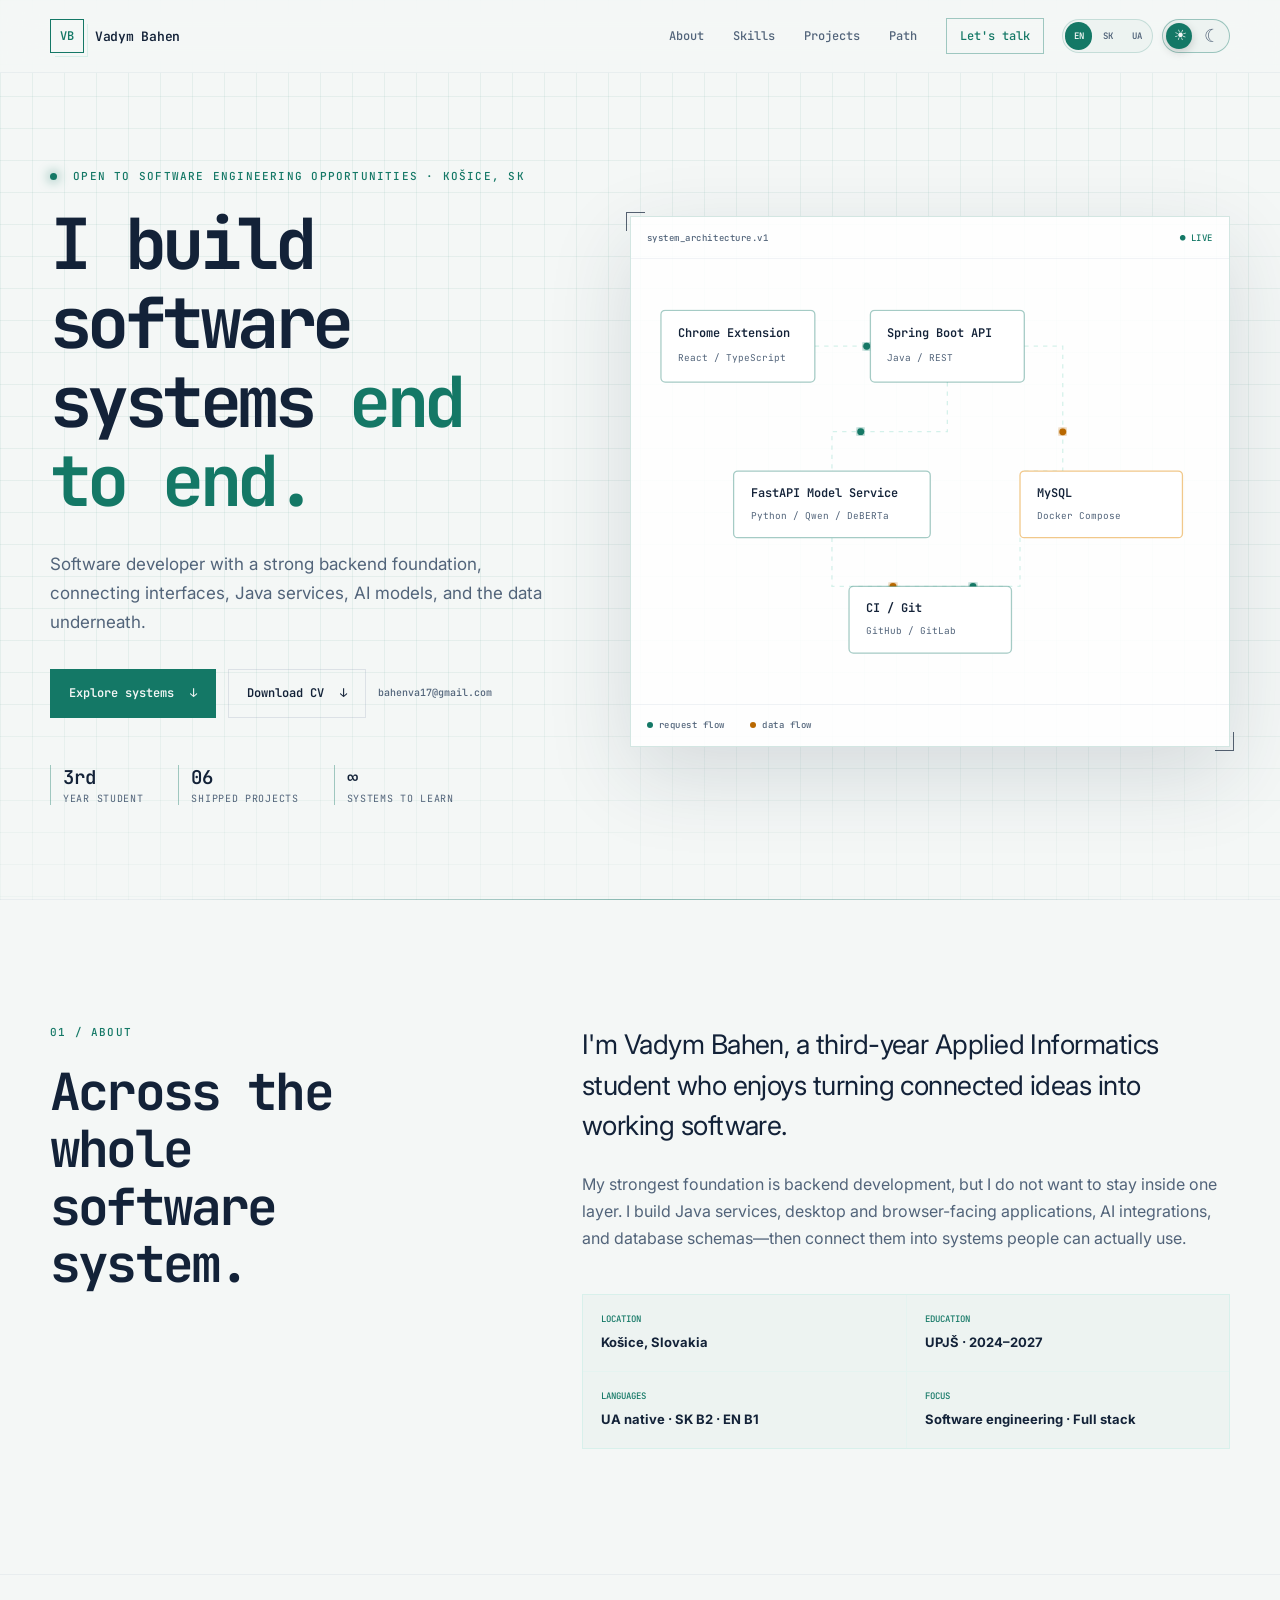
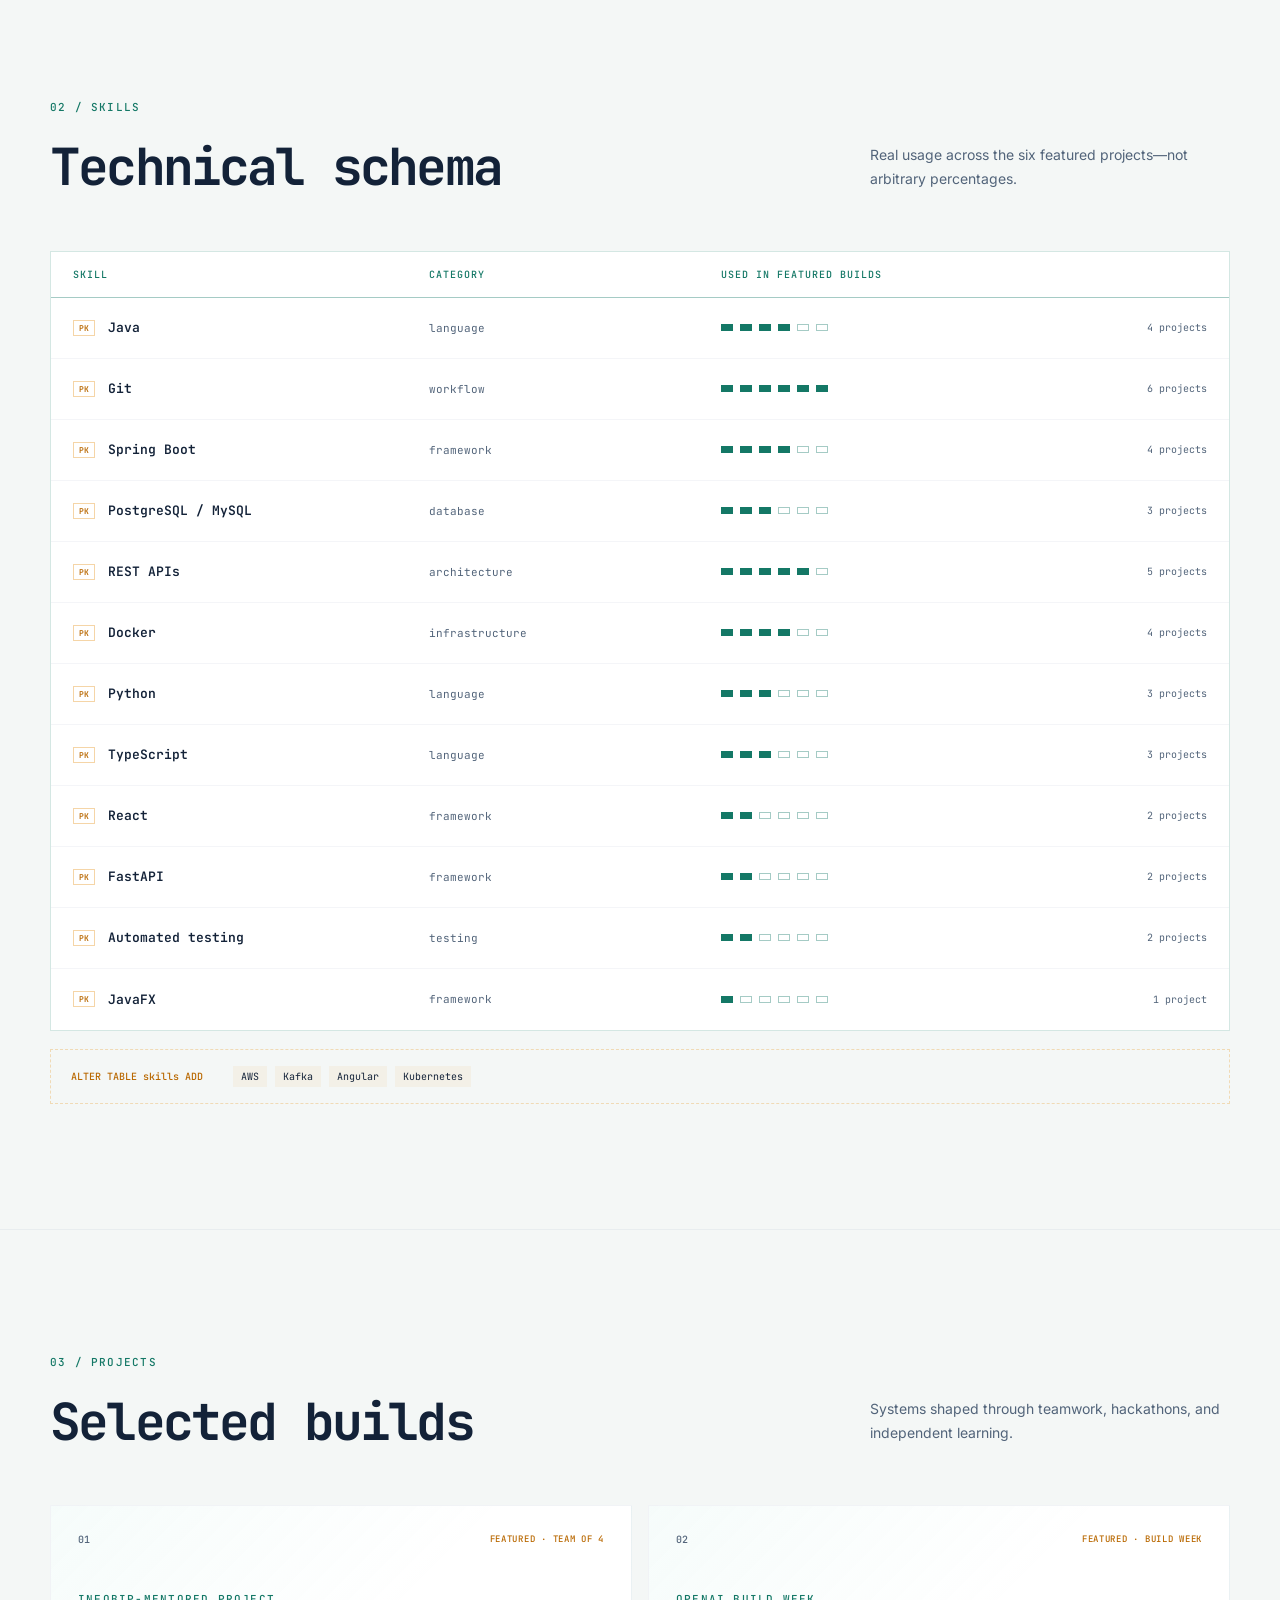
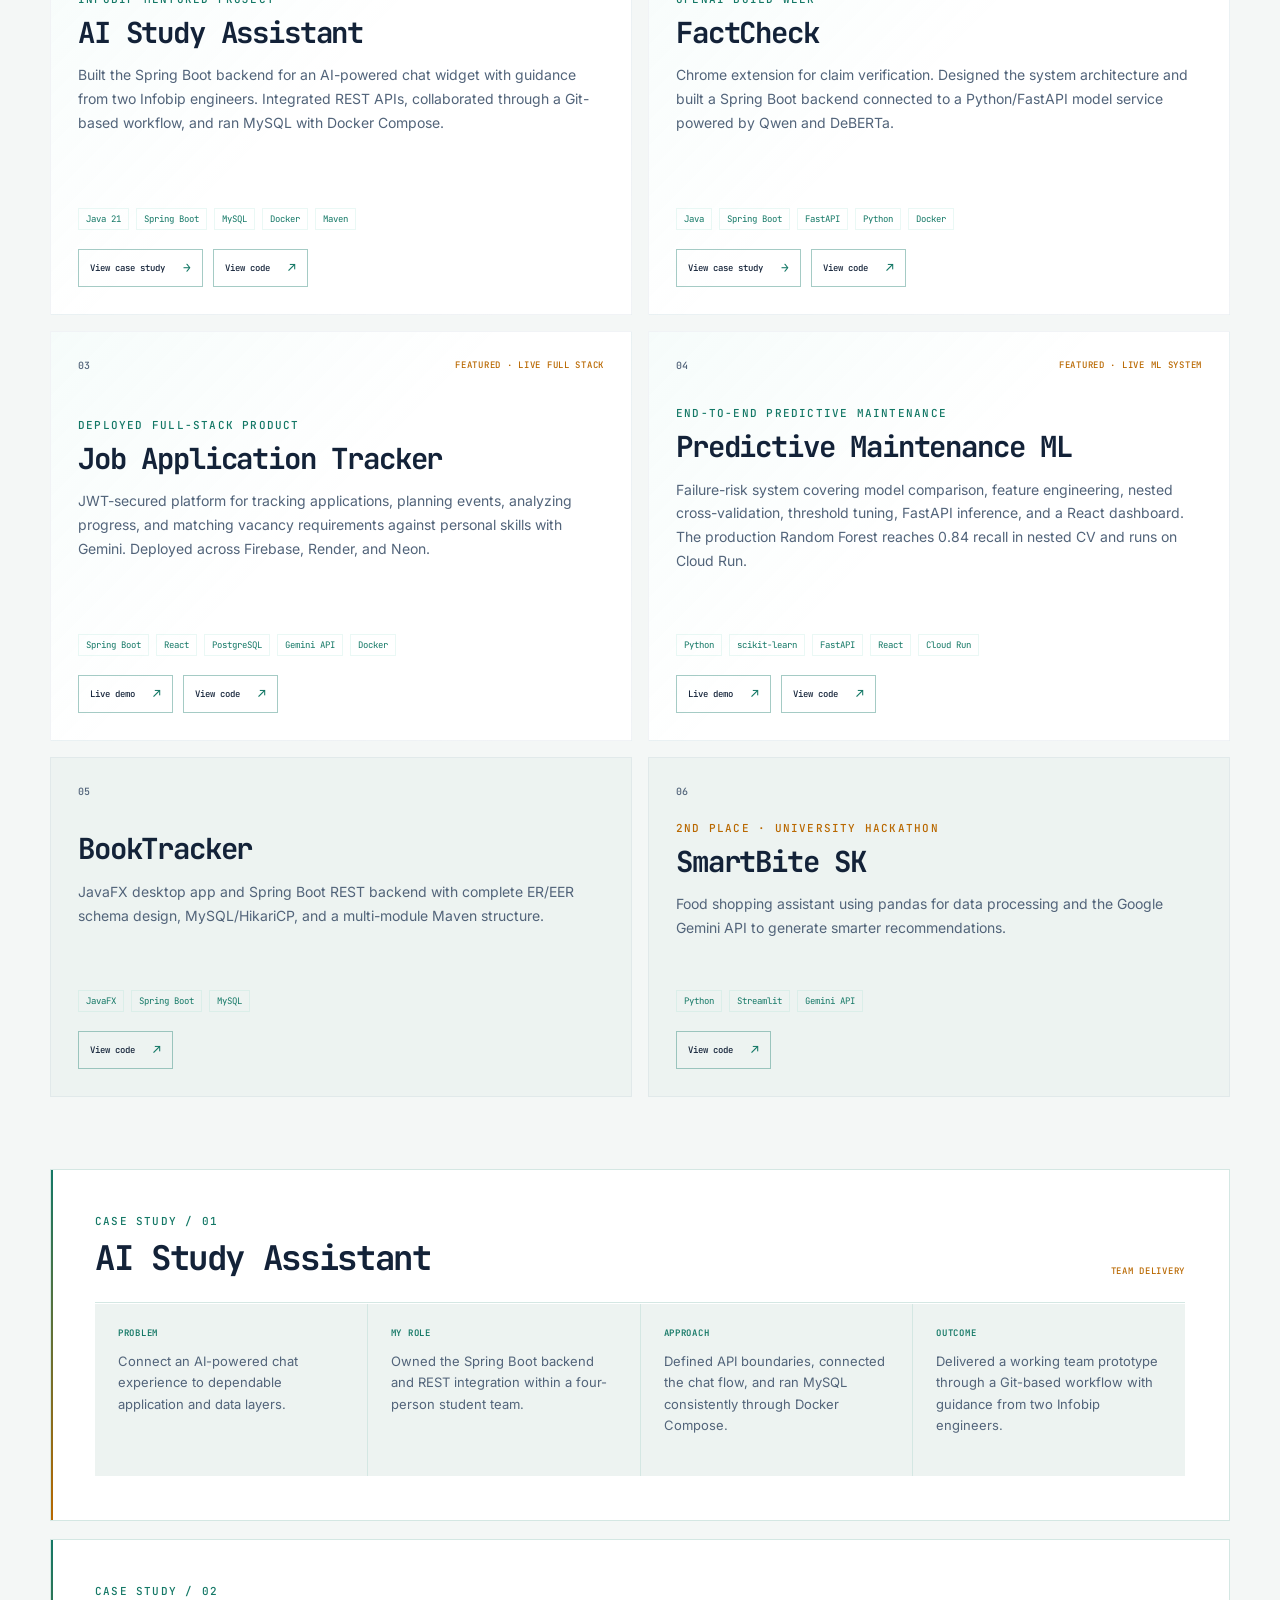
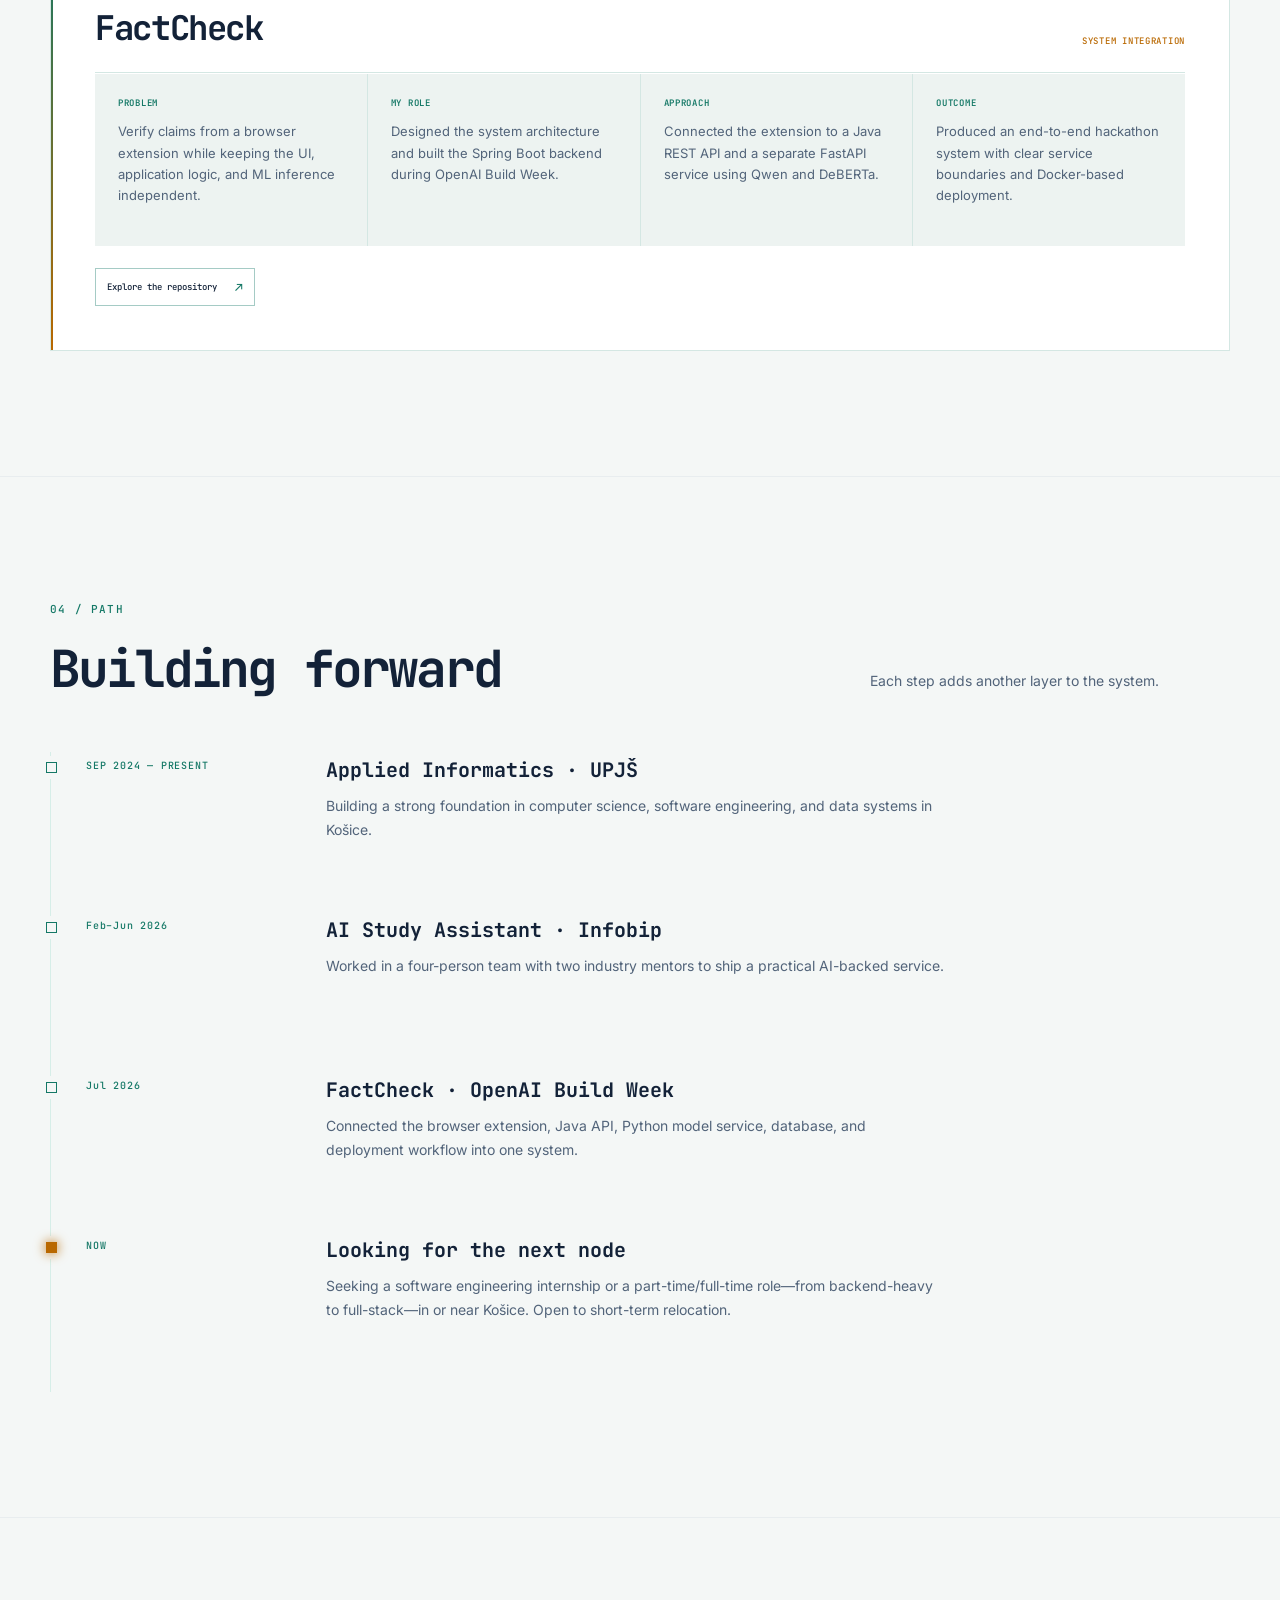
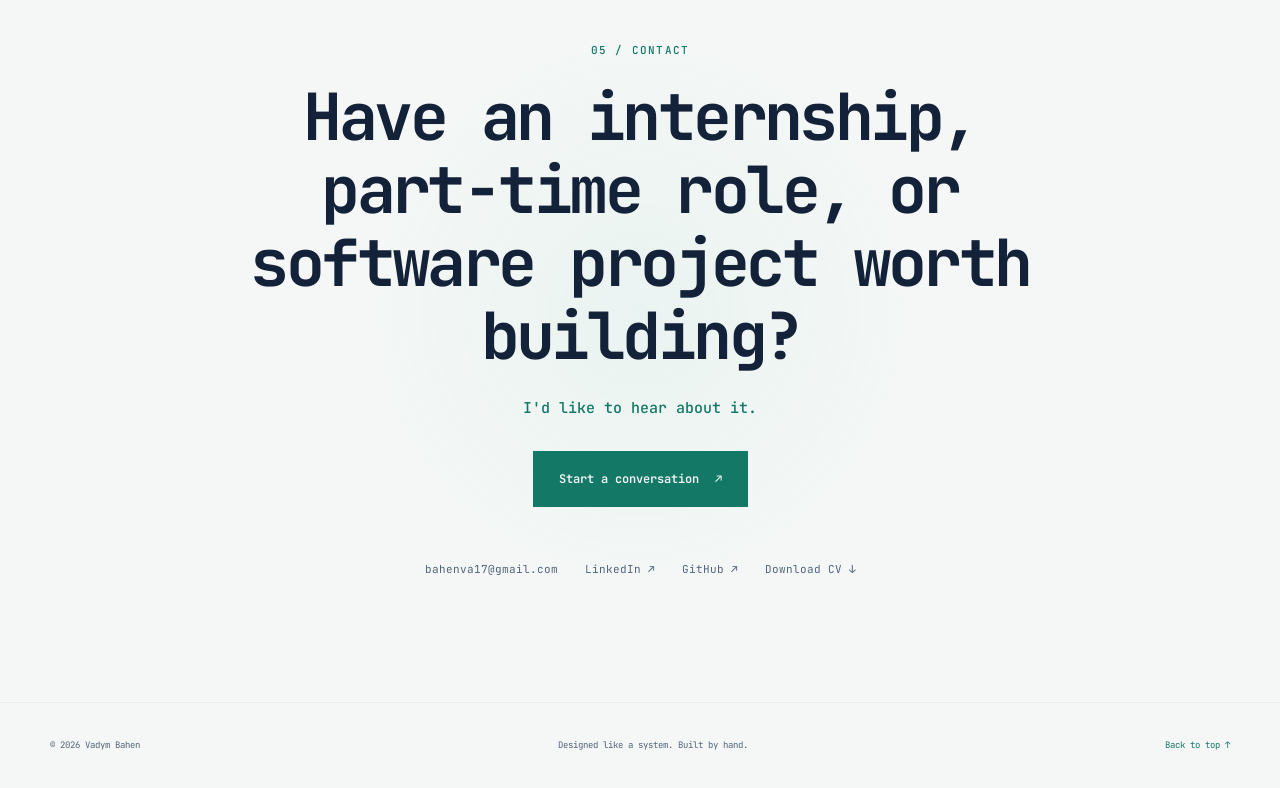
<file: index.html>
<!doctype html>
<html lang="en">
<head>
  <meta charset="UTF-8">
  <meta name="viewport" content="width=device-width, initial-scale=1">
  <meta name="description" content="Vadym Bahen — software developer building connected products from interface to infrastructure.">
  <meta name="author" content="Vadym Bahen">
  <meta name="application-name" content="Vadym Bahen">
  <meta name="theme-color" content="#0B1220">
  <meta property="og:type" content="website">
  <meta property="og:site_name" content="Vadym Bahen">
  <meta property="og:title" content="Vadym Bahen — Software Developer">
  <meta property="og:description" content="From interface to infrastructure. Explore my software projects, architecture work, and technical path.">
  <meta property="og:url" content="https://vadymbahen.pages.dev/">
  <meta property="og:image" content="https://vadymbahen.pages.dev/assets/og.png">
  <meta property="og:image:width" content="1200">
  <meta property="og:image:height" content="630">
  <meta property="og:locale" content="en_US">
  <meta property="og:locale:alternate" content="sk_SK">
  <meta property="og:locale:alternate" content="uk_UA">
  <meta name="twitter:card" content="summary_large_image">
  <meta name="twitter:title" content="Vadym Bahen — Software Developer">
  <meta name="twitter:description" content="From interface to infrastructure.">
  <meta name="twitter:image" content="https://vadymbahen.pages.dev/assets/og.png">
  <link rel="canonical" href="https://vadymbahen.pages.dev/">
  <link rel="alternate" hreflang="en" href="https://vadymbahen.pages.dev/">
  <link rel="alternate" hreflang="sk" href="https://vadymbahen.pages.dev/sk/">
  <link rel="alternate" hreflang="uk" href="https://vadymbahen.pages.dev/uk/">
  <link rel="alternate" hreflang="x-default" href="https://vadymbahen.pages.dev/">
  <title>Vadym Bahen — Software Developer</title>
  <script type="application/ld+json">
    {
      "@context": "https://schema.org",
      "@type": "WebSite",
      "name": "Vadym Bahen",
      "alternateName": "Vadym Bahen Portfolio",
      "url": "https://vadymbahen.pages.dev/"
    }
  </script>
  <script>
    (() => {
      const systemTheme = window.matchMedia("(prefers-color-scheme: light)").matches ? "light" : "dark";
      const requestedLocale = new URLSearchParams(window.location.search).get("lang");
      const pathLocale = window.location.pathname.split("/").filter(Boolean)[0];
      document.documentElement.lang = ["sk", "uk"].includes(requestedLocale)
        ? requestedLocale
        : (["sk", "uk"].includes(pathLocale) ? pathLocale : "en");
      try {
        document.documentElement.dataset.theme = localStorage.getItem("portfolio-theme") || systemTheme;
      } catch {
        document.documentElement.dataset.theme = systemTheme;
      }
    })();
  </script>
  <link rel="preconnect" href="https://fonts.googleapis.com">
  <link rel="preconnect" href="https://fonts.gstatic.com" crossorigin>
  <link href="https://fonts.googleapis.com/css2?family=Inter:wght@400;500;600;700&family=JetBrains+Mono:wght@400;500;600;700&display=swap" rel="stylesheet">
  <link rel="icon" href="/assets/favicon.svg" type="image/svg+xml" sizes="any">
  <link rel="stylesheet" href="styles/style.css">
  <script src="localization.js" defer></script>
  <script src="script.js" defer></script>
</head>
<body id="top">
  <a class="skip-link" href="#main">Skip to content</a>
  <header class="site-header">
    <nav class="nav shell" aria-label="Primary navigation">
      <a class="brand" href="#top" aria-label="Vadym Bahen, home">
        <span class="brand-mark">VB</span><span>Vadym Bahen</span>
      </a>
      <div class="nav-links" id="nav-links">
        <a href="#about">About</a>
        <a href="#skills">Skills</a>
        <a href="#projects">Projects</a>
        <a href="#path">Path</a>
        <a class="nav-cta" href="#contact">Let's talk</a>
      </div>
      <div class="nav-actions">
        <div class="language-switcher" role="group" aria-label="Language">
          <a href="https://vadymbahen.pages.dev/" hreflang="en" lang="en" data-lang="en">EN</a>
          <a href="https://vadymbahen.pages.dev/sk/" hreflang="sk" lang="sk" data-lang="sk">SK</a>
          <a href="https://vadymbahen.pages.dev/uk/" hreflang="uk" lang="uk" data-lang="uk">UA</a>
        </div>
        <button class="theme-toggle" type="button" aria-label="Switch to light theme" aria-pressed="false" title="Switch color theme">
          <span class="theme-icon theme-sun" aria-hidden="true">☀</span>
          <span class="theme-icon theme-moon" aria-hidden="true">☾</span>
          <span class="theme-thumb" aria-hidden="true"></span>
        </button>
        <button class="menu-button" type="button" aria-expanded="false" aria-controls="nav-links">
          <span class="sr-only">Toggle navigation</span>
          <span></span><span></span><span></span>
        </button>
      </div>
    </nav>
  </header>

  <main id="main">
    <section class="hero">
      <div class="shell hero-grid">
        <div class="hero-copy">
          <p class="eyebrow"><span class="status-dot"></span> Open to software engineering opportunities · Košice, SK</p>
          <h1>I build software systems <span>end to end.</span></h1>
          <p class="hero-lede">Software developer with a strong backend foundation, connecting interfaces, Java services, AI models, and the data underneath.</p>
          <div class="hero-actions">
            <a class="button primary" href="#projects">Explore systems <span aria-hidden="true">↓</span></a>
            <a class="button secondary" href="output/pdf/Vadym_Bahen_CV.pdf" download>Download CV <span aria-hidden="true">↓</span></a>
            <a class="hero-email" href="mailto:bahenva17@gmail.com">bahenva17@gmail.com</a>
          </div>
          <dl class="hero-stats">
            <div><dt>3rd</dt><dd>year student</dd></div>
            <div><dt>06</dt><dd>shipped projects</dd></div>
            <div><dt>∞</dt><dd>systems to learn</dd></div>
          </dl>
        </div>

        <div class="architecture" aria-label="Architecture diagram connecting a Chrome extension to backend, AI, database, and CI services">
          <div class="diagram-topbar"><span>system_architecture.v1</span><span class="live">● LIVE</span></div>
          <svg viewBox="0 0 700 520" role="img" aria-labelledby="diagram-title diagram-desc">
            <title id="diagram-title">FactCheck system architecture</title>
            <desc id="diagram-desc">Chrome Extension connects to Spring Boot API, which branches to a FastAPI model service and MySQL, followed by CI and Git.</desc>
            <defs>
              <filter id="glow"><feGaussianBlur stdDeviation="3" result="blur"/><feMerge><feMergeNode in="blur"/><feMergeNode in="SourceGraphic"/></feMerge></filter>
            </defs>
            <g class="connectors">
              <path id="p1" d="M215 102 H280"/>
              <path id="p2" d="M460 102 H505 V248 H455"/>
              <path id="p3" d="M370 144 V202 H235 V248"/>
              <path id="p4" d="M235 326 V383 H350"/>
              <path id="p5" d="M455 326 V383 H350"/>
              <circle class="flow mint" r="4"><animateMotion dur="2s" repeatCount="indefinite"><mpath href="#p1"/></animateMotion></circle>
              <circle class="flow amber" r="4"><animateMotion dur="3.1s" repeatCount="indefinite"><mpath href="#p2"/></animateMotion></circle>
              <circle class="flow mint" r="4"><animateMotion dur="2.8s" repeatCount="indefinite"><mpath href="#p3"/></animateMotion></circle>
              <circle class="flow amber" r="4"><animateMotion dur="2.5s" repeatCount="indefinite"><mpath href="#p4"/></animateMotion></circle>
              <circle class="flow mint" r="4"><animateMotion dur="2.7s" repeatCount="indefinite"><mpath href="#p5"/></animateMotion></circle>
            </g>
            <g class="node n1">
              <rect x="35" y="60" width="180" height="84" rx="5"/><text x="55" y="91" class="node-title">Chrome Extension</text><text x="55" y="119" class="node-meta">React / TypeScript</text>
            </g>
            <g class="node n2">
              <rect x="280" y="60" width="180" height="84" rx="5"/><text x="300" y="91" class="node-title">Spring Boot API</text><text x="300" y="119" class="node-meta">Java / REST</text>
            </g>
            <g class="node n3">
              <rect x="120" y="248" width="230" height="78" rx="5"/><text x="140" y="278" class="node-title">FastAPI Model Service</text><text x="140" y="304" class="node-meta">Python / Qwen / DeBERTa</text>
            </g>
            <g class="node n4">
              <rect x="455" y="248" width="190" height="78" rx="5"/><text x="475" y="278" class="node-title">MySQL</text><text x="475" y="304" class="node-meta">Docker Compose</text>
            </g>
            <g class="node n5">
              <rect x="255" y="383" width="190" height="78" rx="5"/><text x="275" y="413" class="node-title">CI / Git</text><text x="275" y="439" class="node-meta">GitHub / GitLab</text>
            </g>
          </svg>
          <div class="diagram-legend"><span><i class="mint-key"></i> request flow</span><span><i class="amber-key"></i> data flow</span></div>
        </div>
      </div>
    </section>

    <section class="section reveal" id="about">
      <div class="shell split">
        <div>
          <p class="section-index">01 / ABOUT</p>
          <h2>Across the whole<br>software system.</h2>
        </div>
        <div class="about-copy">
          <p class="large-copy">I'm Vadym Bahen, a third-year Applied Informatics student who enjoys turning connected ideas into working software.</p>
          <p>My strongest foundation is backend development, but I do not want to stay inside one layer. I build Java services, desktop and browser-facing applications, AI integrations, and database schemas—then connect them into systems people can actually use.</p>
          <div class="fact-grid">
            <div><span>location</span><strong>Košice, Slovakia</strong></div>
            <div><span>education</span><strong>UPJŠ · 2024–2027</strong></div>
            <div><span>languages</span><strong>UA native · SK B2 · EN B1</strong></div>
            <div><span>focus</span><strong>Software engineering · Full stack</strong></div>
          </div>
        </div>
      </div>
    </section>

    <section class="section reveal" id="skills">
      <div class="shell">
        <div class="section-heading"><div><p class="section-index">02 / SKILLS</p><h2>Technical schema</h2></div><p>Real usage across the six featured projects—not arbitrary percentages.</p></div>
        <div class="schema-table" role="table" aria-label="Technical skills">
          <div class="schema-head" role="row"><span role="columnheader">skill</span><span role="columnheader">category</span><span role="columnheader">used in featured builds</span></div>
          <div id="skill-rows"></div>
        </div>
        <div class="learning"><span>ALTER TABLE skills ADD</span><div><b>AWS</b><b>Kafka</b><b>Angular</b><b>Kubernetes</b></div></div>
      </div>
    </section>

    <section class="section reveal" id="projects">
      <div class="shell">
        <div class="section-heading"><div><p class="section-index">03 / PROJECTS</p><h2>Selected builds</h2></div><p>Systems shaped through teamwork, hackathons, and independent learning.</p></div>
        <div class="projects-grid">
          <article class="project-card featured">
            <div class="project-top"><span class="project-number">01</span><span class="project-badge">FEATURED · TEAM OF 4</span></div>
            <div><p class="project-kicker">Infobip-mentored project</p><h3>AI Study Assistant</h3><p>Built the Spring Boot backend for an AI-powered chat widget with guidance from two Infobip engineers. Integrated REST APIs, collaborated through a Git-based workflow, and ran MySQL with Docker Compose.</p></div>
            <div class="project-footer">
              <ul class="tech-list"><li>Java 21</li><li>Spring Boot</li><li>MySQL</li><li>Docker</li><li>Maven</li></ul>
              <div class="project-actions"><a href="#ai-study-assistant-case">View case study <span>→</span></a><a href="https://github.com/hullss/answers" target="_blank" rel="noreferrer">View code <span>↗</span></a></div>
            </div>
          </article>
          <article class="project-card featured">
            <div class="project-top"><span class="project-number">02</span><span class="project-badge">FEATURED · BUILD WEEK</span></div>
            <div><p class="project-kicker">OpenAI Build Week</p><h3>FactCheck</h3><p>Chrome extension for claim verification. Designed the system architecture and built a Spring Boot backend connected to a Python/FastAPI model service powered by Qwen and DeBERTa.</p></div>
            <div class="project-footer">
              <ul class="tech-list"><li>Java</li><li>Spring Boot</li><li>FastAPI</li><li>Python</li><li>Docker</li></ul>
              <div class="project-actions"><a href="#factcheck-case">View case study <span>→</span></a><a href="https://github.com/hullss/fake-check-extension" target="_blank" rel="noreferrer">View code <span>↗</span></a></div>
            </div>
          </article>
          <article class="project-card featured">
            <div class="project-top"><span class="project-number">03</span><span class="project-badge">FEATURED · LIVE FULL STACK</span></div>
            <div><p class="project-kicker">Deployed full-stack product</p><h3>Job Application Tracker</h3><p>JWT-secured platform for tracking applications, planning events, analyzing progress, and matching vacancy requirements against personal skills with Gemini. Deployed across Firebase, Render, and Neon.</p></div>
            <div class="project-footer">
              <ul class="tech-list"><li>Spring Boot</li><li>React</li><li>PostgreSQL</li><li>Gemini API</li><li>Docker</li></ul>
              <div class="project-actions"><a href="https://hulls-job-tracker.web.app" target="_blank" rel="noreferrer">Live demo <span>↗</span></a><a href="https://github.com/hullss/job-application-tracker" target="_blank" rel="noreferrer">View code <span>↗</span></a></div>
            </div>
          </article>
          <article class="project-card featured">
            <div class="project-top"><span class="project-number">04</span><span class="project-badge">FEATURED · LIVE ML SYSTEM</span></div>
            <div><p class="project-kicker">End-to-end predictive maintenance</p><h3>Predictive Maintenance ML</h3><p>Failure-risk system covering model comparison, feature engineering, nested cross-validation, threshold tuning, FastAPI inference, and a React dashboard. The production Random Forest reaches 0.84 recall in nested CV and runs on Cloud Run.</p></div>
            <div class="project-footer">
              <ul class="tech-list"><li>Python</li><li>scikit-learn</li><li>FastAPI</li><li>React</li><li>Cloud Run</li></ul>
              <div class="project-actions"><a href="https://hulls-predictive-ml.web.app/" target="_blank" rel="noreferrer">Live demo <span>↗</span></a><a href="https://github.com/hullss/predictive-maintenance-ml" target="_blank" rel="noreferrer">View code <span>↗</span></a></div>
            </div>
          </article>
          <article class="project-card">
            <div class="project-top"><span class="project-number">05</span></div>
            <div><h3>BookTracker</h3><p>JavaFX desktop app and Spring Boot REST backend with complete ER/EER schema design, MySQL/HikariCP, and a multi-module Maven structure.</p></div>
            <div class="project-footer"><ul class="tech-list"><li>JavaFX</li><li>Spring Boot</li><li>MySQL</li></ul><div class="project-actions"><a href="https://github.com/hullss/book-tracker" target="_blank" rel="noreferrer">View code <span>↗</span></a></div></div>
          </article>
          <article class="project-card">
            <div class="project-top"><span class="project-number">06</span></div>
            <div><p class="project-kicker amber-text">2nd place · university hackathon</p><h3>SmartBite SK</h3><p>Food shopping assistant using pandas for data processing and the Google Gemini API to generate smarter recommendations.</p></div>
            <div class="project-footer"><ul class="tech-list"><li>Python</li><li>Streamlit</li><li>Gemini API</li></ul><div class="project-actions"><a href="https://github.com/hullss/smart-bite" target="_blank" rel="noreferrer">View code <span>↗</span></a></div></div>
          </article>
        </div>
        <div class="case-studies">
          <article class="case-study" id="ai-study-assistant-case">
            <div class="case-heading"><div><p class="project-kicker">CASE STUDY / 01</p><h3>AI Study Assistant</h3></div><span>Team delivery</span></div>
            <div class="case-grid">
              <div><h4>Problem</h4><p>Connect an AI-powered chat experience to dependable application and data layers.</p></div>
              <div><h4>My role</h4><p>Owned the Spring Boot backend and REST integration within a four-person student team.</p></div>
              <div><h4>Approach</h4><p>Defined API boundaries, connected the chat flow, and ran MySQL consistently through Docker Compose.</p></div>
              <div><h4>Outcome</h4><p>Delivered a working team prototype through a Git-based workflow with guidance from two Infobip engineers.</p></div>
            </div>
          </article>
          <article class="case-study" id="factcheck-case">
            <div class="case-heading"><div><p class="project-kicker">CASE STUDY / 02</p><h3>FactCheck</h3></div><span>System integration</span></div>
            <div class="case-grid">
              <div><h4>Problem</h4><p>Verify claims from a browser extension while keeping the UI, application logic, and ML inference independent.</p></div>
              <div><h4>My role</h4><p>Designed the system architecture and built the Spring Boot backend during OpenAI Build Week.</p></div>
              <div><h4>Approach</h4><p>Connected the extension to a Java REST API and a separate FastAPI service using Qwen and DeBERTa.</p></div>
              <div><h4>Outcome</h4><p>Produced an end-to-end hackathon system with clear service boundaries and Docker-based deployment.</p></div>
            </div>
            <a class="case-link" href="https://github.com/hullss/fake-check-extension" target="_blank" rel="noreferrer">Explore the repository <span>↗</span></a>
          </article>
        </div>
      </div>
    </section>

    <section class="section reveal" id="path">
      <div class="shell">
        <div class="section-heading"><div><p class="section-index">04 / PATH</p><h2>Building forward</h2></div><p>Each step adds another layer to the system.</p></div>
        <ol class="timeline">
          <li><span class="time">SEP 2024 — PRESENT</span><div><h3>Applied Informatics · UPJŠ</h3><p>Building a strong foundation in computer science, software engineering, and data systems in Košice.</p></div></li>
          <li><span class="time">Feb–Jun 2026</span><div><h3>AI Study Assistant · Infobip</h3><p>Worked in a four-person team with two industry mentors to ship a practical AI-backed service.</p></div></li>
          <li><span class="time">Jul 2026</span><div><h3>FactCheck · OpenAI Build Week</h3><p>Connected the browser extension, Java API, Python model service, database, and deployment workflow into one system.</p></div></li>
          <li class="current"><span class="time">NOW</span><div><h3>Looking for the next node</h3><p>Seeking a software engineering internship or a part-time/full-time role—from backend-heavy to full-stack—in or near Košice. Open to short-term relocation.</p></div></li>
        </ol>
      </div>
    </section>

    <section class="contact reveal" id="contact">
      <div class="shell contact-inner">
        <p class="section-index">05 / CONTACT</p>
        <h2>Have an internship, part-time role, or software project worth building?</h2>
        <p>I'd like to hear about it.</p>
        <a class="button primary large" href="mailto:bahenva17@gmail.com">Start a conversation <span>↗</span></a>
        <div class="contact-links">
          <a href="mailto:bahenva17@gmail.com">bahenva17@gmail.com</a>
          <a href="https://linkedin.com/in/vadym-bahen" target="_blank" rel="noreferrer">LinkedIn ↗</a>
          <a href="https://github.com/hullss" target="_blank" rel="noreferrer">GitHub ↗</a>
          <a href="output/pdf/Vadym_Bahen_CV.pdf" download>Download CV ↓</a>
        </div>
      </div>
    </section>
  </main>

  <footer>
    <div class="shell footer-inner"><span>© <span id="year"></span> Vadym Bahen</span><span>Designed like a system. Built by hand.</span><a class="back-to-top" href="#top">Back to top ↑</a></div>
  </footer>
</body>
</html>
</file>
<file: styles/style.css>
:root {
  --navy: #0b1220;
  --panel: #101a2e;
  --panel-2: #0e182a;
  --mint: #7dd3c0;
  --amber: #e8a33d;
  --white: #e7ecf2;
  --muted: #93a0b8;
  --line: rgba(125, 211, 192, .18);
  --line-strong: rgba(125, 211, 192, .34);
  --mono: "JetBrains Mono", monospace;
  --body: "Inter", sans-serif;
  --max: 1180px;
  --header-bg: rgba(11, 18, 32, .82);
  --panel-glass: rgba(16, 26, 46, .75);
  --grid-color: rgba(125, 211, 192, .035);
  --menu-bg: rgba(11, 18, 32, .98);
  --shadow: rgba(0, 0, 0, .32);
  color-scheme: dark;
}

html[data-theme="light"] {
  --navy: #f4f7f6;
  --panel: #ffffff;
  --panel-2: #edf3f1;
  --mint: #147866;
  --amber: #b96800;
  --white: #132238;
  --muted: #52647a;
  --line: rgba(20, 120, 102, .18);
  --line-strong: rgba(20, 120, 102, .38);
  --header-bg: rgba(244, 247, 246, .88);
  --panel-glass: rgba(255, 255, 255, .86);
  --grid-color: rgba(20, 120, 102, .065);
  --menu-bg: rgba(244, 247, 246, .98);
  --shadow: rgba(25, 53, 70, .14);
  color-scheme: light;
}

* { box-sizing: border-box; }
html { scroll-behavior: smooth; scroll-padding-top: 88px; }
body { margin: 0; background: var(--navy); color: var(--white); font-family: var(--body); line-height: 1.7; overflow-x: hidden; transition: background-color .35s ease, color .35s ease; }
body::before { content: ""; position: fixed; inset: 0; z-index: -1; pointer-events: none; background-image: linear-gradient(var(--grid-color) 1px, transparent 1px), linear-gradient(90deg, var(--grid-color) 1px, transparent 1px); background-size: 32px 32px; mask-image: linear-gradient(to bottom, #000 0 75vh, transparent 120vh); }
a { color: inherit; }
button, a { -webkit-tap-highlight-color: transparent; }
:focus-visible { outline: 2px solid var(--amber); outline-offset: 4px; }
.shell { width: min(calc(100% - 40px), var(--max)); margin-inline: auto; }
.skip-link { position: fixed; left: 16px; top: -60px; z-index: 100; background: var(--mint); color: var(--navy); padding: 8px 14px; font: 600 13px var(--mono); text-decoration: none; transition: top .2s; }
.skip-link:focus { top: 12px; }
.sr-only { position: absolute; width: 1px; height: 1px; overflow: hidden; clip: rect(0,0,0,0); white-space: nowrap; }

.site-header { position: fixed; z-index: 50; inset: 0 0 auto; background: var(--header-bg); backdrop-filter: blur(18px); border-bottom: 1px solid rgba(147,160,184,.12); transition: background-color .35s ease; }
.nav { height: 72px; display: flex; align-items: center; justify-content: space-between; }
.brand { display: flex; align-items: center; gap: 11px; text-decoration: none; font: 600 13px var(--mono); letter-spacing: -.02em; }
.brand-mark { display: grid; place-items: center; width: 34px; height: 34px; border: 1px solid var(--mint); color: var(--mint); font-size: 12px; position: relative; }
.brand-mark::after { content: ""; position: absolute; inset: 4px -5px -5px 4px; border-right: 1px solid rgba(125,211,192,.25); border-bottom: 1px solid rgba(125,211,192,.25); }
.nav-links { display: flex; align-items: center; gap: 29px; margin-left: auto; }
.nav-links a { color: var(--muted); font: 500 12px var(--mono); text-decoration: none; transition: color .2s; }
.nav-links a:hover, .nav-links a.active { color: var(--mint); }
.nav-links .nav-cta { padding: 9px 13px; border: 1px solid var(--line-strong); color: var(--white); }
.nav-actions { display: flex; align-items: center; gap: 9px; margin-left: 18px; }
.language-switcher { display: flex; align-items: center; gap: 2px; padding: 2px; border: 1px solid var(--line); border-radius: 18px; background: var(--panel-2); }
.language-switcher a { display: grid; place-items: center; min-width: 27px; height: 28px; border-radius: 14px; color: var(--muted); font: 600 9px var(--mono); text-decoration: none; transition: color .2s, background-color .2s; }
.language-switcher a:hover { color: var(--white); }
.language-switcher a.active { background: var(--mint); color: var(--navy); }
.theme-toggle { width: 68px; height: 34px; padding: 0; border: 1px solid var(--line-strong); border-radius: 18px; background: var(--panel-2); color: var(--white); cursor: pointer; position: relative; transition: border-color .2s, background-color .35s, transform .2s; }
.theme-toggle:hover { border-color: var(--mint); transform: translateY(-1px); }
.theme-icon { position: absolute; z-index: 2; top: 50%; width: 26px; transform: translateY(-50%); font: 15px/1 var(--mono); transition: color .3s, transform .3s; }
.theme-sun { left: 4px; color: var(--muted); }
.theme-moon { right: 4px; color: var(--navy); font-size: 18px; }
.theme-thumb { position: absolute; z-index: 1; top: 3px; left: 3px; width: 26px; height: 26px; border-radius: 50%; background: var(--mint); box-shadow: 0 3px 10px rgba(0,0,0,.18); transform: translateX(34px); transition: transform .35s cubic-bezier(.2,.8,.2,1), background-color .35s; }
html[data-theme="light"] .theme-thumb { transform: translateX(0); }
html[data-theme="light"] .theme-sun { color: var(--navy); transform: translateY(-50%) rotate(25deg); }
html[data-theme="light"] .theme-moon { color: var(--muted); }
.menu-button { display: none; width: 42px; height: 42px; border: 1px solid var(--line); background: transparent; padding: 10px; }
.menu-button span:not(.sr-only) { display: block; width: 100%; height: 1px; margin: 5px 0; background: var(--white); transition: transform .2s, opacity .2s; }

.hero { min-height: 100svh; padding: 128px 0 64px; display: grid; align-items: center; border-bottom: 1px solid rgba(147,160,184,.12); position: relative; }
.hero::after { content: ""; position: absolute; bottom: -1px; left: 50%; width: min(80%, 1000px); height: 1px; transform: translateX(-50%); background: linear-gradient(90deg, transparent, var(--mint), transparent); opacity: .45; }
.hero-grid { display: grid; grid-template-columns: .92fr 1.08fr; gap: 68px; align-items: center; }
.eyebrow, .section-index, .project-kicker { color: var(--mint); font: 500 11px var(--mono); letter-spacing: .11em; text-transform: uppercase; }
.status-dot { display: inline-block; width: 7px; height: 7px; margin-right: 8px; border-radius: 50%; background: var(--mint); box-shadow: 0 0 12px var(--mint); animation: pulse 2s infinite; }
@keyframes pulse { 50% { opacity: .35; box-shadow: 0 0 2px var(--mint); } }
h1, h2, h3 { font-family: var(--mono); line-height: 1.12; margin: 0; }
h1 { max-width: 670px; margin-top: 22px; font-size: clamp(43px, 5.5vw, 72px); letter-spacing: -.065em; }
h1 span { color: var(--mint); }
.hero-lede { max-width: 600px; margin: 29px 0 32px; color: var(--muted); font-size: 17px; }
.hero-actions { display: flex; flex-wrap: wrap; gap: 12px; }
.button { display: inline-flex; align-items: center; justify-content: center; gap: 16px; min-height: 49px; padding: 0 18px; font: 600 12px var(--mono); text-decoration: none; transition: transform .2s, border-color .2s, background .2s; }
.button:hover { transform: translateY(-2px); }
.button.primary { background: var(--mint); color: var(--navy); border: 1px solid var(--mint); }
.button.secondary { border: 1px solid rgba(147,160,184,.25); color: var(--white); }
.button.secondary:hover { border-color: var(--mint); }
.hero-email { display: inline-flex; align-items: center; min-height: 49px; color: var(--muted); font: 500 10px var(--mono); text-decoration: none; border-bottom: 1px solid transparent; transition: color .2s, border-color .2s; }
.hero-email:hover { color: var(--white); border-color: var(--mint); }
.hero-stats { display: flex; gap: 35px; margin: 47px 0 0; }
.hero-stats div { padding-left: 12px; border-left: 1px solid var(--line-strong); }
.hero-stats dt { color: var(--white); font: 600 19px var(--mono); }
.hero-stats dd { margin: 2px 0 0; color: var(--muted); font: 400 10px var(--mono); text-transform: uppercase; letter-spacing: .07em; }

.architecture { background: var(--panel-glass); border: 1px solid var(--line); box-shadow: 0 28px 80px var(--shadow); position: relative; transition: background-color .35s, box-shadow .35s; }
.architecture::before, .architecture::after { content: ""; position: absolute; width: 18px; height: 18px; border-color: var(--amber); opacity: .7; }
.architecture::before { top: -5px; left: -5px; border-top: 1px solid; border-left: 1px solid; }
.architecture::after { right: -5px; bottom: -5px; border-right: 1px solid; border-bottom: 1px solid; }
.diagram-topbar, .diagram-legend { height: 42px; padding: 0 16px; display: flex; align-items: center; justify-content: space-between; border-bottom: 1px solid rgba(147,160,184,.12); color: var(--muted); font: 500 9px var(--mono); letter-spacing: .06em; }
.diagram-topbar .live { color: var(--mint); }
.architecture svg { display: block; width: 100%; height: auto; }
.diagram-legend { justify-content: flex-start; gap: 25px; border: 0; border-top: 1px solid rgba(147,160,184,.12); }
.diagram-legend span { display: flex; align-items: center; gap: 6px; }
.diagram-legend i { width: 6px; height: 6px; border-radius: 50%; }
.mint-key { background: var(--mint); } .amber-key { background: var(--amber); }
.connectors path { fill: none; stroke: rgba(125,211,192,.32); stroke-width: 1.5; stroke-dasharray: 5 6; }
.flow { filter: url(#glow); } .flow.mint { fill: var(--mint); } .flow.amber { fill: var(--amber); }
.node { opacity: 0; transform-box: fill-box; transform-origin: center; animation: node-in .55s cubic-bezier(.2,.8,.2,1) forwards; }
.node.n1 { animation-delay: .25s; } .node.n2 { animation-delay: .42s; } .node.n3 { animation-delay: .59s; } .node.n4 { animation-delay: .76s; } .node.n5 { animation-delay: .93s; }
@keyframes node-in { from { opacity: 0; transform: scale(.88); } to { opacity: 1; transform: scale(1); } }
.node rect { fill: var(--panel); stroke: var(--line-strong); stroke-width: 1.5; transition: fill .35s, stroke .35s; }
.node:nth-of-type(5) rect { stroke: rgba(232,163,61,.6); }
.node-title { fill: var(--white); font: 600 14px var(--mono); }
.node-meta { fill: var(--muted); font: 400 11px var(--mono); }

.section { padding: 125px 0; border-bottom: 1px solid rgba(147,160,184,.12); }
.split { display: grid; grid-template-columns: .8fr 1.2fr; gap: 100px; }
.section-index { margin: 0 0 24px; }
h2 { font-size: clamp(34px, 4vw, 54px); letter-spacing: -.055em; }
.about-copy { max-width: 680px; }
.about-copy p { color: var(--muted); margin: 0 0 24px; }
.about-copy .large-copy { color: var(--white); font-size: clamp(20px, 2.3vw, 27px); line-height: 1.5; letter-spacing: -.02em; }
.fact-grid { display: grid; grid-template-columns: 1fr 1fr; gap: 1px; margin-top: 42px; background: rgba(125,211,192,.12); border: 1px solid rgba(125,211,192,.12); }
.fact-grid div { padding: 18px; background: var(--panel-2); }
.fact-grid span, .fact-grid strong { display: block; }
.fact-grid span { color: var(--mint); font: 500 9px var(--mono); text-transform: uppercase; margin-bottom: 6px; }
.fact-grid strong { font-size: 13px; }
.section-heading { display: flex; align-items: end; justify-content: space-between; margin-bottom: 55px; }
.section-heading > p { width: 360px; margin: 0 0 5px; color: var(--muted); font-size: 14px; }

.schema-table { border: 1px solid var(--line); background: var(--panel); transition: background-color .35s; }
.schema-head, .skill-row { display: grid; grid-template-columns: 1.1fr .9fr 1.5fr; align-items: center; }
.schema-head { min-height: 46px; padding: 0 22px; border-bottom: 1px solid var(--line-strong); color: var(--mint); font: 500 10px var(--mono); text-transform: uppercase; letter-spacing: .1em; }
.skill-row { min-height: 61px; padding: 0 22px; border-bottom: 1px solid rgba(147,160,184,.1); transition: background .2s; }
.skill-row:last-child { border-bottom: 0; }
.skill-row:hover { background: rgba(125,211,192,.035); }
.skill-name { display: flex; align-items: center; gap: 13px; font: 600 13px var(--mono); }
.pk { padding: 2px 5px; border: 1px solid rgba(232,163,61,.45); color: var(--amber); font: 600 8px var(--mono); }
.skill-category { color: var(--muted); font: 400 11px var(--mono); }
.usage-wrap { display: flex; align-items: center; justify-content: space-between; gap: 22px; }
.usage-dots { display: grid; grid-template-columns: repeat(6, 12px); gap: 7px; }
.usage-dots i { display: block; width: 12px; height: 7px; border: 1px solid var(--line-strong); background: transparent; transition: background-color .25s, transform .25s; }
.skill-row:hover .usage-dots i.used { transform: translateY(-1px); }
.usage-dots i.used { background: var(--mint); border-color: var(--mint); }
.usage-wrap em { min-width: 74px; color: var(--muted); font: normal 10px var(--mono); text-align: right; }
.learning { display: flex; gap: 30px; align-items: center; margin-top: 18px; padding: 16px 20px; border: 1px dashed rgba(232,163,61,.35); color: var(--amber); font: 500 10px var(--mono); }
.learning div { display: flex; flex-wrap: wrap; gap: 8px; }
.learning b { padding: 4px 8px; background: rgba(232,163,61,.08); color: var(--white); font-weight: 400; }

.projects-grid { display: grid; grid-template-columns: repeat(2, 1fr); gap: 16px; }
.project-card { min-height: 340px; padding: 27px; display: flex; flex-direction: column; justify-content: space-between; background: var(--panel-2); border: 1px solid rgba(147,160,184,.13); transition: transform .25s, border-color .25s, background-color .35s; position: relative; overflow: hidden; }
.project-card::before { content: ""; position: absolute; left: 0; top: 0; width: 0; height: 2px; background: var(--mint); transition: width .3s; }
.project-card:hover { transform: translateY(-4px); border-color: rgba(125,211,192,.32); }
.project-card:hover::before { width: 100%; }
.project-card.featured { min-height: 410px; background: linear-gradient(135deg, rgba(125,211,192,.07), transparent 46%), var(--panel); }
.project-top { display: flex; align-items: center; justify-content: space-between; }
.project-number { color: var(--muted); font: 500 10px var(--mono); }
.project-top a { color: var(--mint); font: 18px var(--mono); text-decoration: none; }
.project-badge { color: var(--amber); font: 500 9px var(--mono); letter-spacing: .08em; }
.project-kicker { margin: 0 0 11px; }
.amber-text { color: var(--amber); }
.project-card h3 { font-size: clamp(21px, 2.5vw, 29px); margin-bottom: 14px; letter-spacing: -.04em; }
.project-card p:not(.project-kicker) { margin: 0; color: var(--muted); font-size: 14px; }
.project-footer { margin-top: 27px; }
.tech-list { list-style: none; display: flex; flex-wrap: wrap; gap: 7px; margin: 27px 0 0; padding: 0; }
.project-footer .tech-list { margin-top: 0; }
.tech-list li { padding: 4px 7px; border: 1px solid rgba(125,211,192,.16); color: var(--mint); font: 400 9px var(--mono); }
.project-actions { display: flex; align-items: center; flex-wrap: wrap; gap: 10px; margin-top: 19px; }
.project-actions a, .case-link { display: inline-flex; align-items: center; justify-content: space-between; gap: 18px; min-height: 38px; padding: 0 11px; border: 1px solid var(--line-strong); color: var(--white); font: 500 9px var(--mono); text-decoration: none; transition: color .2s, border-color .2s, background-color .2s; }
.project-actions a:hover, .case-link:hover { color: var(--navy); border-color: var(--mint); background: var(--mint); }
.project-actions a span, .case-link span { color: var(--mint); font-size: 13px; transition: color .2s; }
.project-actions a:hover span, .case-link:hover span { color: var(--navy); }
.private-note { color: var(--muted); font: 400 8px var(--mono); letter-spacing: .03em; }
.case-studies { display: grid; gap: 18px; margin-top: 72px; }
.case-study { padding: clamp(25px, 4vw, 44px); border: 1px solid var(--line); background: var(--panel); scroll-margin-top: 95px; position: relative; overflow: hidden; transition: background-color .35s, border-color .25s; }
.case-study::before { content: ""; position: absolute; inset: 0 auto 0 0; width: 2px; background: linear-gradient(var(--mint), var(--amber)); }
.case-heading { display: flex; align-items: flex-end; justify-content: space-between; gap: 25px; padding-bottom: 25px; border-bottom: 1px solid var(--line); }
.case-heading h3 { font-size: clamp(24px, 3vw, 34px); letter-spacing: -.04em; }
.case-heading > span { color: var(--amber); font: 500 9px var(--mono); text-transform: uppercase; letter-spacing: .08em; }
.case-grid { display: grid; grid-template-columns: repeat(4, 1fr); gap: 1px; margin-top: 1px; background: var(--line); }
.case-grid > div { min-height: 172px; padding: 23px; background: var(--panel-2); }
.case-grid h4 { margin: 0 0 12px; color: var(--mint); font: 600 9px var(--mono); text-transform: uppercase; letter-spacing: .08em; }
.case-grid p { margin: 0; color: var(--muted); font-size: 13px; line-height: 1.65; }
.case-link { margin-top: 22px; }

.timeline { list-style: none; margin: 0; padding: 0; }
.timeline li { display: grid; grid-template-columns: 240px 1fr; min-height: 160px; padding: 7px 0 42px 35px; border-left: 1px solid rgba(125,211,192,.25); position: relative; }
.timeline li::before { content: ""; position: absolute; width: 9px; height: 9px; left: -5px; top: 10px; background: var(--navy); border: 1px solid var(--mint); box-shadow: 0 0 0 6px var(--navy); }
.timeline li.current::before { background: var(--amber); border-color: var(--amber); box-shadow: 0 0 12px var(--amber), 0 0 0 6px var(--navy); }
.time { color: var(--mint); font: 500 10px var(--mono); letter-spacing: .08em; }
.timeline h3 { margin-bottom: 12px; font-size: 20px; }
.timeline p { max-width: 620px; margin: 0; color: var(--muted); font-size: 14px; }

.contact { padding: 125px 0; text-align: center; position: relative; overflow: hidden; }
.contact::before { content: ""; position: absolute; width: 600px; height: 600px; left: 50%; top: 50%; transform: translate(-50%,-50%); background: radial-gradient(circle, rgba(125,211,192,.08), transparent 67%); pointer-events: none; }
.contact-inner { position: relative; }
.contact h2 { max-width: 880px; margin: 0 auto; font-size: clamp(37px, 5.5vw, 65px); }
.contact > div > p:not(.section-index) { color: var(--mint); font: 500 15px var(--mono); margin: 25px 0 33px; }
.button.large { min-height: 56px; padding: 0 25px; }
.contact-links { display: flex; justify-content: center; flex-wrap: wrap; gap: 27px; margin-top: 55px; }
.contact-links a { color: var(--muted); font: 400 11px var(--mono); text-decoration: none; border-bottom: 1px solid transparent; }
.contact-links a:hover { color: var(--white); border-color: var(--mint); }
footer { border-top: 1px solid rgba(147,160,184,.12); color: var(--muted); font: 400 9px var(--mono); }
.footer-inner { min-height: 85px; display: flex; justify-content: space-between; align-items: center; }
.footer-inner a { text-decoration: none; color: var(--mint); }

.reveal { opacity: 0; transform: translateY(28px); transition: opacity .7s ease, transform .7s ease; }
.reveal.visible { opacity: 1; transform: translateY(0); }

@media (max-width: 930px) {
  .hero { padding-top: 120px; }
  .hero-grid { grid-template-columns: 1fr; }
  .hero-copy { max-width: 700px; }
  .architecture { max-width: 680px; }
  .split { grid-template-columns: 1fr; gap: 45px; }
  .case-grid { grid-template-columns: repeat(2, 1fr); }
}

@media (max-width: 880px) {
  .menu-button { display: block; }
  .nav-links { position: absolute; left: 0; top: 72px; width: 100%; padding: 22px; margin-left: 0; flex-direction: column; align-items: stretch; gap: 0; background: var(--menu-bg); border-bottom: 1px solid var(--line); transform: translateY(-130%); visibility: hidden; transition: transform .25s, visibility .25s, background-color .35s; z-index: -1; }
  .nav-links.open { transform: translateY(0); visibility: visible; }
  .nav-links a { padding: 13px 0; font-size: 13px; }
  .nav-links .nav-cta { margin-top: 8px; padding: 11px; text-align: center; }
  .nav-actions { margin-left: auto; }
  .menu-button[aria-expanded="true"] span:nth-child(2) { transform: translateY(6px) rotate(45deg); }
  .menu-button[aria-expanded="true"] span:nth-child(3) { opacity: 0; }
  .menu-button[aria-expanded="true"] span:nth-child(4) { transform: translateY(-6px) rotate(-45deg); }
}

@media (max-width: 700px) {
  .shell { width: min(calc(100% - 30px), var(--max)); }
  .site-header .shell { width: calc(100% - 24px); }
  .hero { min-height: auto; padding: 122px 0 72px; }
  .hero-grid { gap: 55px; }
  h1 { font-size: clamp(39px, 12vw, 57px); }
  .hero-stats { gap: 20px; justify-content: space-between; }
  .architecture { margin-inline: -5px; }
  .diagram-topbar, .diagram-legend { padding-inline: 11px; }
  .section, .contact { padding: 88px 0; }
  .section-heading { display: block; margin-bottom: 40px; }
  .section-heading > p { width: auto; margin-top: 18px; }
  .projects-grid { grid-template-columns: 1fr; }
  .project-card, .project-card.featured { min-height: 345px; }
  .case-grid { grid-template-columns: 1fr; }
  .case-grid > div { min-height: 0; }
  .schema-table { overflow-x: auto; }
  .schema-head, .skill-row { min-width: 650px; }
  .learning { align-items: flex-start; flex-direction: column; gap: 12px; }
  .timeline li { grid-template-columns: 1fr; gap: 17px; padding-left: 24px; }
  .fact-grid { grid-template-columns: 1fr; }
  .footer-inner { flex-direction: column; justify-content: center; gap: 8px; padding: 22px 0; text-align: center; }
}

@media (max-width: 420px) {
  .brand > span:last-child { display: none; }
  .nav-actions { gap: 6px; }
  .language-switcher a { min-width: 23px; font-size: 8px; }
  .hero-actions .button { width: 100%; }
  .hero-email { width: 100%; justify-content: center; }
  .hero-stats dd { max-width: 85px; }
  .architecture svg { min-height: 290px; }
  .diagram-legend { gap: 14px; }
  .contact-links { flex-direction: column; gap: 13px; }
}

@media (prefers-reduced-motion: reduce) {
  html { scroll-behavior: auto; }
  *, *::before, *::after { animation-duration: .01ms !important; animation-iteration-count: 1 !important; transition-duration: .01ms !important; }
  .reveal { opacity: 1; transform: none; }
  .flow { display: none; }
}
</file>
